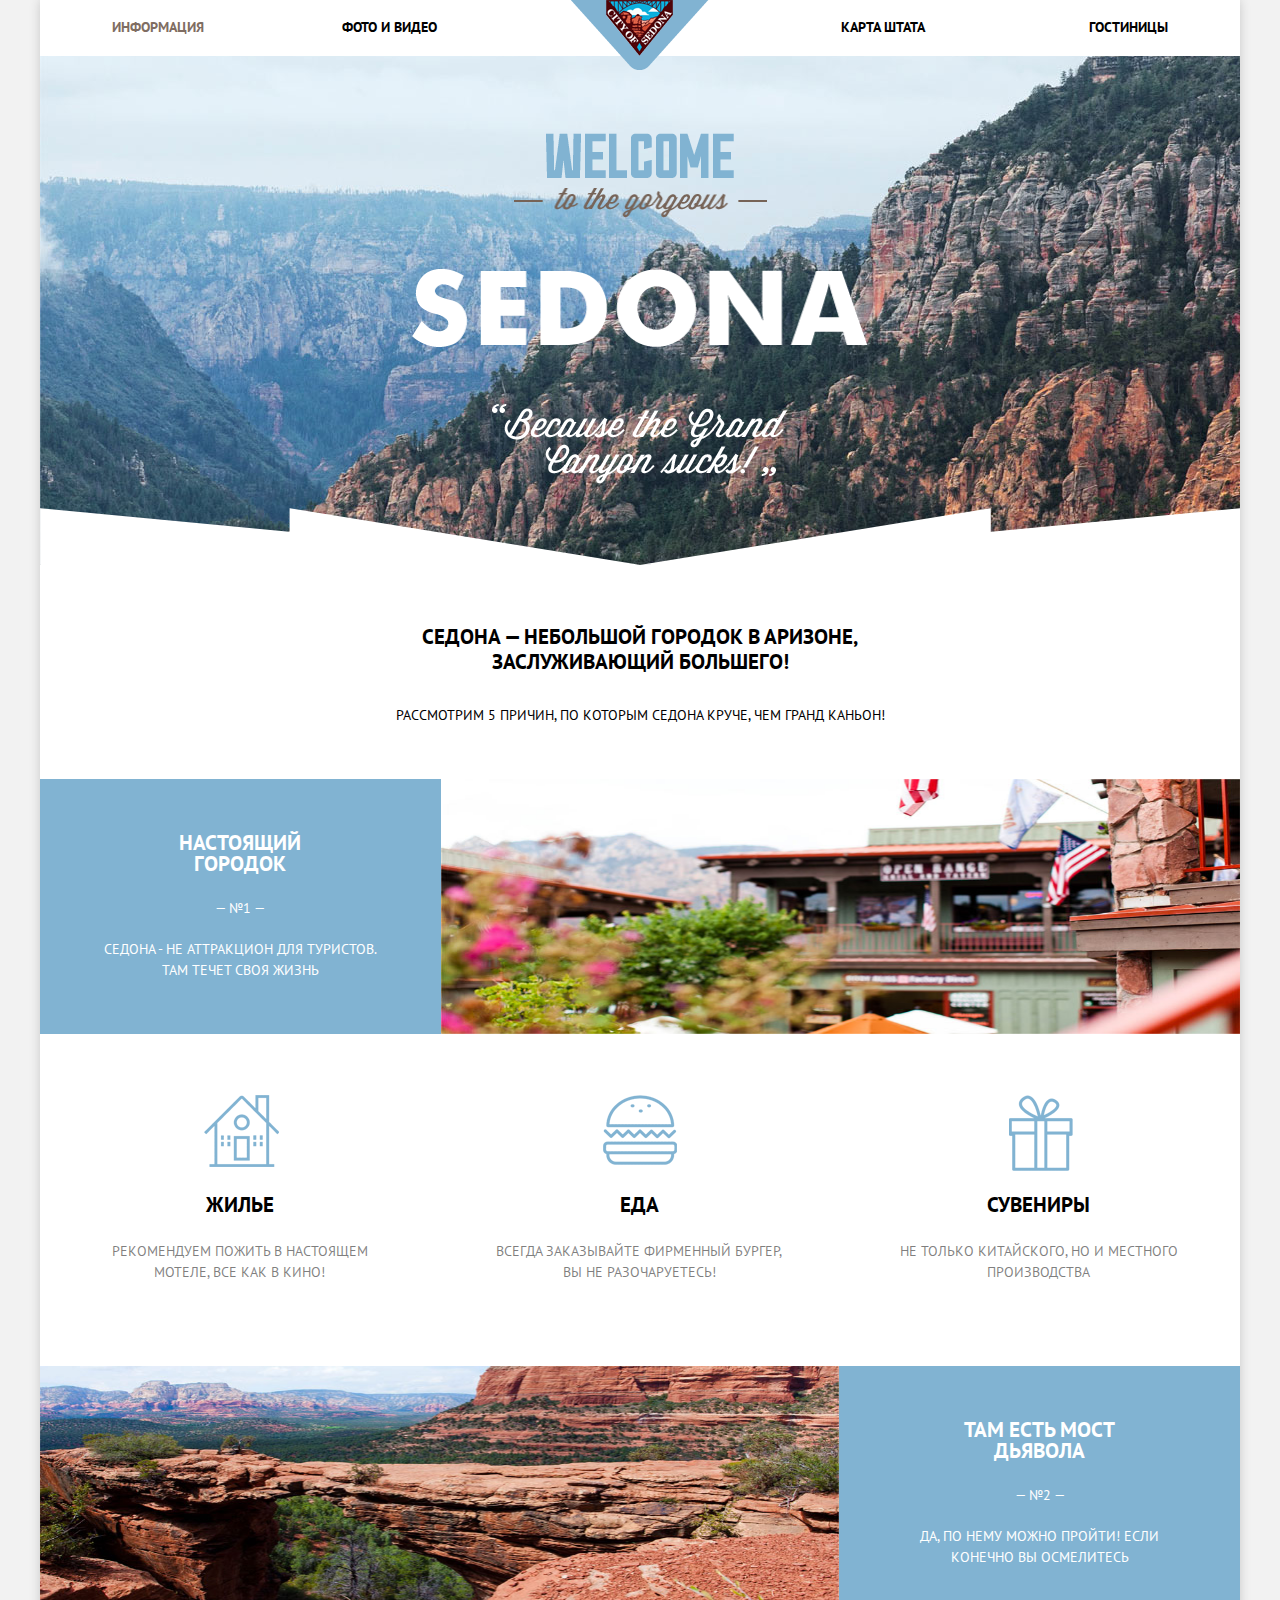
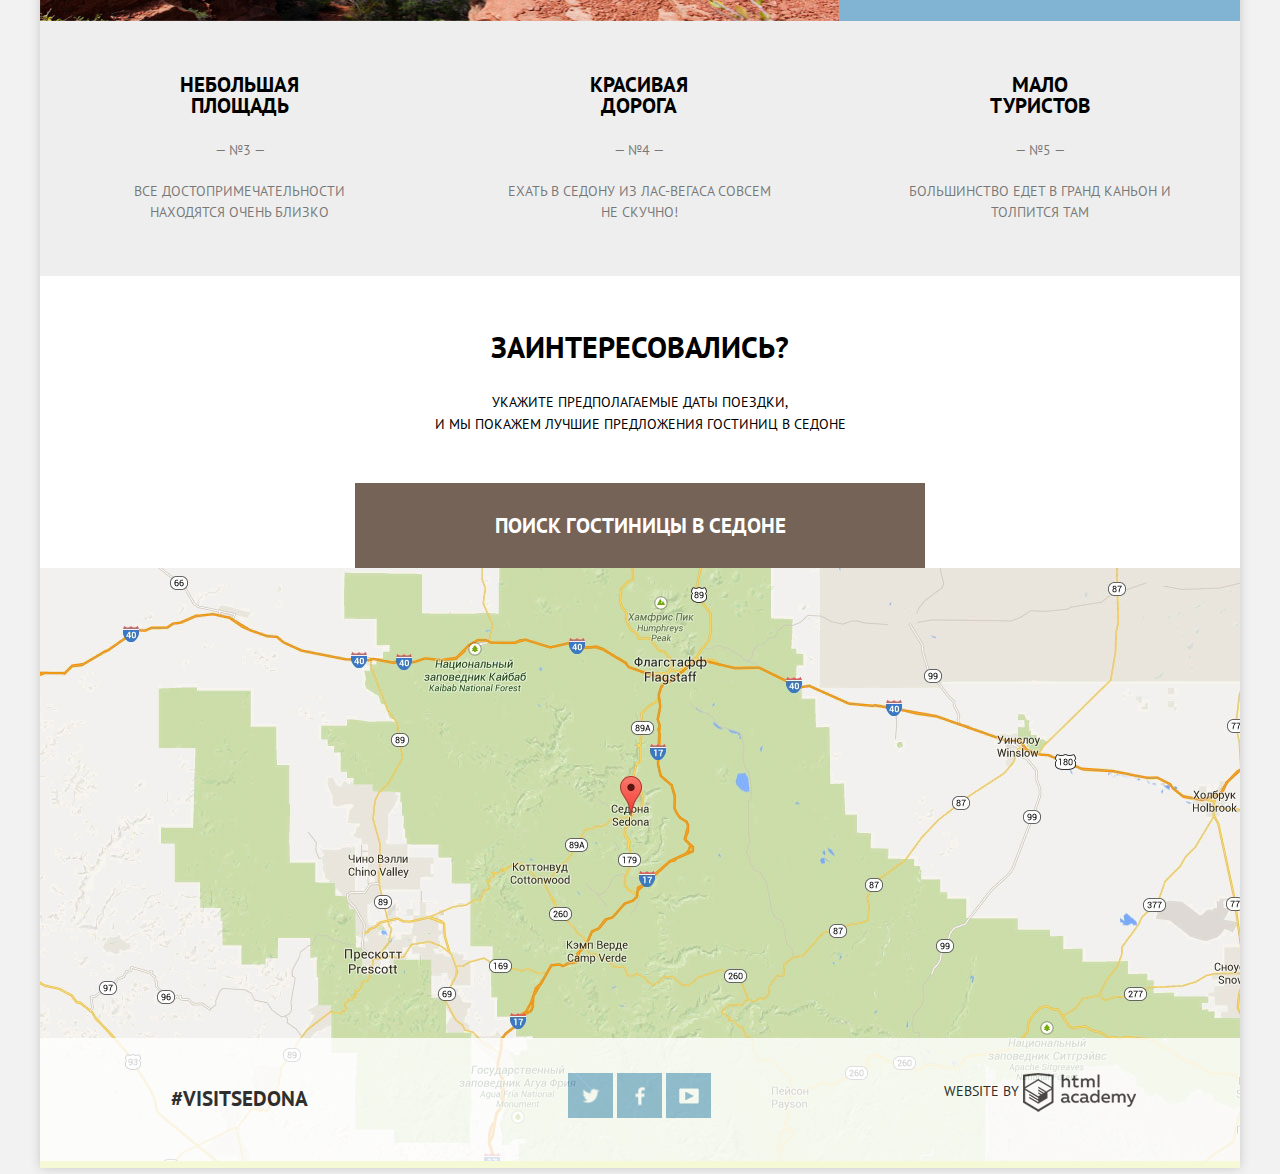
<file: index.html>
<!doctype html>
<html lang="ru">
  <head>
    <meta charset="utf-8">
    <link rel="stylesheet" href="css/normalize.css">
    <link rel="stylesheet" href="css/style-min.css">
    <link href="https://fonts.googleapis.com/css?family=PT+Sans:400,700&subset=cyrillic" rel="stylesheet"> 
    <title>Welcome to Sedona</title>
  </head>
  <body>
    <div class="shadow">
      <header class="main-header clearfix">
        <div class="container">
          <nav class="main-nav clearfix">
            <ul class="clearfix">
              <li>
                <a class="nav-first active">Информация</a>
              </li>
              <li>
                <a class="nav-second" href="#">Фото и видео</a>
              </li>
              <li>
                <a class="index-logo" href="index.html">
                  <img class="index-logo" src="img/for-all/header-logo.png" alt="логотип" width="138" height="70">
                </a>
              </li>
              <li>
                <a class="nav-fourth" href="#">Карта штата</a>
              </li>
              <li>
                <a class="nav-fifth" href="catalog.html">Гостиницы</a>
              </li>
            </ul>
          </nav>
        </div>
      </header>
      <main class="container">
        <div class="welcome-image">
          <img class="welcome" src="img/index/Welcome.png" width="188" height="45" alt="">
          <img class="georgeous" src="img/index/to-the-gorgeous.png" width="253" height="30" alt="">
          <img class="sedona" src="img/index/Sedona.png" width="456" height="78" alt="">
          <img class="canyon" src="img/index/canyon-sucks.png" width="296" height="80" alt="">
          <img class="mask" src="img/index/mask.png" width="1200" height="57" alt="">
        </div>
        <section class="index-row1">
          <h3>Седона &mdash; небольшой городок в Аризоне, заслуживающий большего!</h3>
          <p>Рассмотрим 5 причин, по которым Седона круче, чем Гранд Каньон!</p>
        </section>

        <section class="clearfix advantages-section1">
          <div class="advantages advantages-1">
            <h3>Настоящий городок</h3>
            <span>&mdash; №1 &mdash;</span>
            <p>Седона - не аттракцион для туристов. Там течет
            своя жизнь</p>
          </div>
          <img class="index-image1" src="img/index/town-view.jpg" width="800" height="255" alt="">
        </section>

        <section class="clearfix stuff-section">
          <div class="stuff">
            <h3 class="house">Жилье</h3>
            <p>Рекомендуем пожить в настоящем мотеле,
            все как в кино!</p>
          </div>

          <div class="stuff">
            <h3 class="food">Еда</h3>
            <p>Всегда заказывайте фирменный бургер,
            вы не разочаруетесь!</p>
          </div>

          <div class="stuff">
            <h3 class="souvenirs">Сувениры</h3>
            <p>Не только китайского,
            но и местного производства</p>
          </div>
        </section>
        
        <section class="clearfix advantages-section1">
          <img class="index-image2" src="img/index/devil-bridge.jpg" width="800" height="255" alt="">
          <div class="advantages advantages-1">
            <h3>Там есть мост дьявола</h3>
            <span>&mdash; №2 &mdash;</span>
            <p>Да, по нему можно пройти! Если конечно
            вы осмелитесь</p>
          </div>
        </section>

        <section class="clearfix advantages-section2">
          <div class="advantages advantages-2">
            <h3>Небольшая площадь</h3>            
            <span>&mdash; №3 &mdash;</span>
            <p>Все достопримечательности находятся
            очень близко</p>
          </div>

          <div class="advantages advantages-2">
            <h3>Красивая дорога</h3>              
            <span>&mdash; №4 &mdash;</span>
            <p>Ехать в Седону из Лас-Вегаса
            совсем не скучно!</p>
          </div>

          <div class="advantages advantages-2">
              <h3>Мало туристов</h3>             
              <span>&mdash; №5 &mdash;</span>
              <p>Большинство едет в Гранд Каньон
              и толпится там</p>
          </div>
        </section>
        <div class="search-header">
          <h2>Заинтересовались?</h2>
          <p> Укажите предполагаемые даты поездки,</p> <p>и мы покажем лучшие предложения гостиниц в Седоне</p>
        </div>
        <div class="map">
          <div class="searching-form">
            <a class="btn brown-btn search-btn" href="#">Поиск гостиницы в Седоне</a>
            <form class="index-form form-disappear" action="#">
              <div class="full-width-input">
                <label for="first-day">Дата заезда:</label>
                <input id="first-day" type="text" placeholder="24 апреля 2016">
                <label class="calendar" id="calendar-first-day"></label>
              </div>
              <div class="full-width-input">
                <label for="last-day">Дата выезда:</label>
                <input id="last-day" type="text" placeholder="4 июля 2016">
                <label class="calendar" id="calendar-last-day"></label>
              </div>
              <div class="half-width-input">
                <label class="label-adults" for="adults">Взрослые:</label>
                <div class="form-calc"><div class="minus"></div></div>
                <input id="adults" type="text" placeholder="2">
                <div class="form-calc"><div class="plus"></div></div>
              </div>
              <div class="half-width-input">
                <label class="label-children" for="children">Дети:</label>
                <div class="form-calc"><div class="minus"></div></div>
                <input id="children" type="text" placeholder="0">
                <div class="form-calc"><div class="plus"></div></div>
              </div>
              <input class="btn blue-btn index-submit" type="submit" value="Найти">
            </form>
          </div>
          <iframe src="https://www.google.com/maps/embed?pb=!1m18!1m12!1m3!1d11010.679395195686!2d-111.77294764164208!3d34.86892520473586!2m3!1f0!2f0!3f0!3m2!1i1024!2i768!4f13.1!3m3!1m2!1s0x872da132f942b00d%3A0x5548c523fa6c8efd!2z0KHQtdC00L7QvdCwLCDQkNGA0LjQt9C-0L3QsCA4NjMzNiwg0KHQqNCQ!5e0!3m2!1sru!2sru!4v1470993891317" width="1200" height="600" style="border:0" allowfullscreen></iframe>   
        </div>     
      </main>

      <footer class="container index-footer clearfix">
        <div class="footer-hashtag">#Visitsedona</div> 
        <div class="footer-social">
          <a class="social-btn blue-btn twitter" href="#"></a>
          <a class="social-btn blue-btn facebook" href="#"></a>
          <a class="social-btn blue-btn youtube" href="#"></a>
        </div>

        <div class="footer-website-by">
          <span>Website by</span>
          <a class="html-logo" href="https://htmlacademy.ru">
          </a>
        </div>
      </footer>
    </div>
    <script type="text/javascript" src="js/script-min.js"></script>
  </body>
</html>
</file>
<file: css/style-min.css>
*{margin:0;border:0;padding:0}body{position:relative;font-family:"PT Sans","Arial",sans-serif;font-size:14px;line-height:21px;text-transform:uppercase;background-color:#f2f2f2;color:#000}.container,.shadow{margin:0 auto;box-sizing:border-box;min-width:768px;max-width:1200px}.shadow{box-shadow:0 0 10px 0 #c8c8c8}section{width:100%}ol,ul{list-style:none}.container{background-color:#fff}.clearfix:after{content:"";display:table;clear:both}h2{font-size:30px}a,h2,h3{font-weight:700}h3{font-size:21px}a{text-decoration:none;color:#000}a:hover{color:#81b3d2}a:active{color:#b2b2b2}.active{color:#7f6d62}.active:hover{color:#604e43}.active:active{color:#d8d3d0}.btn,.btn:hover{display:block;text-align:center;color:#fff}.blue-btn{background-color:#81b3d2}.blue-btn:hover{background-color:#669ec0}.blue-btn:active{background-color:#5496bd;color:#88b6d1}.brown-btn{background-color:#766357}.brown-btn:hover{background-color:#604e43}.brown-btn:active{background-color:#503e33;color:#766860}@font-face{font-weight:400;font-style:normal;font-family:"symbols-sedona";src:url(../fonts/symbols-sedona.woff) format("woff"),url(../fonts/symbols-sedona.woff2) format("woff2")}[class*=" icon-"]::before,[class^=icon-]::before{display:inline-block;width:1em;margin-right:.2em;margin-left:.2em;font-weight:400;line-height:1em;font-family:"symbols-sedona";text-align:center;text-transform:none;text-decoration:inherit;font-style:normal;font-variant:normal;speak:none}.icon-facebook::before{content:"\66"}.icon-twitter::before{content:"\74"}.icon-up-dir::before{content:"\25b2"}.icon-down-dir::before{content:"\25bc"}.icon-star::before{content:"\2605"}.icon-check-off::before{content:"\2610"}.icon-check-on::before{content:"\2611"}.icon-calendar::before{content:"\e800"}.icon-plus::before{content:"\e801"}.icon-minus::before{content:"\e802"}.icon-youtube::before{content:"\f39e"}.main-header{margin-top:0;height:56px}.main-nav,footer{background-color:#fff}.main-nav ul{padding-left:6%;padding-right:6%}.main-nav li{float:left;width:20%;padding:0}.main-nav a{display:block;font-weight:700;line-height:26px}.nav-first{margin:14px 0;text-align:left}.nav-fourth,.nav-second{margin:14px auto;width:82%;text-align:left}.nav-fourth{width:70%;text-align:right}.nav-fifth{margin:14px 0;text-align:right}.advantages p,a.index-logo{margin-left:auto;margin-right:auto}a.index-logo{margin-top:0;width:138px}.main-nav img{width:138px;height:70px}footer{height:120px;text-align:center}.index-footer{position:absolute;bottom:0;z-index:5;width:100%;height:inherit;background-color:#fff;opacity:.8}.footer-hashtag,.footer-social{float:left;margin-bottom:50px;width:33.333%;height:auto}.footer-hashtag{font-size:21px;font-weight:700;margin-top:50px}.footer-social{margin-top:35px}.social-btn{position:relative;display:inline-block;vertical-align:top;width:45px;height:45px;background-color:#81b3d2}.facebook::before,.facebook:active::before,.twitter::before,.twitter:active::before,.youtube::before,.youtube:active::before{content:"";position:absolute;top:50%;left:50%;-webkit-transform:translate(-50%,-50%);transform:translate(-50%,-50%);width:17px;height:15px;background-image:url(../img/for-all/spritesheet.png);background-repeat:no-repeat;background-position:-349px -136px}.facebook::before,.facebook:active::before,.twitter:active::before,.youtube::before,.youtube:active::before{background-position:-406px -136px}.facebook::before,.facebook:active::before,.youtube::before,.youtube:active::before{width:10px;height:19px;background-position:-20px -82px}.facebook:active::before,.youtube::before,.youtube:active::before{width:17px;height:15px;background-position:-70px -82px}.youtube::before,.youtube:active::before{width:20px;height:16px;background-position:-349px -191px}.youtube:active::before{background-position:-409px -191px}.footer-website-by{float:left;margin-top:35px;margin-bottom:50px;font-size:14px;width:33.333%;height:auto}.footer-website-by img{vertical-align:middle}.html-logo,.html-logo:active,.html-logo:hover{display:inline-block;vertical-align:middle;background-image:url(../img/for-all/spritesheet.png);width:113px;height:39px;background-position:-20px -192px}.html-logo:active,.html-logo:hover{background-position:-20px -273px}.html-logo:active{background-position:-173px -194px}.welcome-image{min-width:768px;max-width:1200px;height:508px;background-color:#32424c;background:url(../img/index/head-image.jpg) 0 -56px no-repeat;margin-bottom:59px;border-top:1px solid transparent}.welcome-image img{display:block}.welcome{margin:76px auto 10px;width:188px;height:45px}.canyon,.georgeous,.sedona{margin-left:auto;margin-right:auto;margin-bottom:51px;width:253px;height:30px}.canyon,.sedona{margin-bottom:57px;width:456px;height:78px}.canyon{margin-bottom:24px;width:296px;height:80px}.mask{width:100%;height:57px}.index-row1{margin-bottom:50px;margin-left:auto;margin-right:auto;width:500px;height:105px;text-align:center}.index-row1 h3{margin-bottom:31px;width:500px;line-height:25px}.index-image1{float:right;width:66.6%;min-height:255px}.advantages,.index-image2{float:left;min-height:255px}.index-image2{background:url(../img/index/devil-bridge.jpg) 0 -76px no-repeat;width:66.6%}.advantages{width:33.4%}.advantages h3,.advantages span{margin:53px auto 0;width:151px;text-align:center}.advantages span{display:block;margin:24px auto 20px;width:65px}.advantages-section1{min-height:255px;background-color:#81b3d2}.advantages-section2{min-height:255px;background-color:#eee}.stuff-section{min-height:332px}.advantages p{width:70%;text-align:center}.advantages-1{background-color:#81b3d2;color:#fff}.advantages-1:last-child{float:right}.advantages-2{float:left;width:33.3%;background-color:#eee}.advantages-2:last-child{width:33.4%;float:right}.advantages-2 p,.advantages-2 span,.stuff p{color:rgba(0,0,0,.5)}.stuff{position:relative;float:left;box-sizing:border-box;width:33.3%;height:inherit;text-align:center;background-color:#fff}.stuff h3{margin:160px auto 26px;width:70%}.stuff p{margin:0 auto;width:75%}.food::before,.house::before,.souvenirs::before{content:"";position:absolute;top:61px;left:50%;margin-left:-36px;width:75px;height:72px;background-image:url(../img/for-all/spritesheet.png);background-position:-234px -82px}.food::before,.souvenirs::before{background-position:-120px -82px}.souvenirs::before{left:52%;margin-left:-38px;width:64px;height:76px;background-position:-349px -20px}.search-header{width:100%;height:232px}.search-header h2{margin-top:60px;margin-bottom:34px;text-align:center}.search-header p{width:450px;margin-left:auto;margin-right:auto;line-height:22px;text-align:center}.search-btn{margin:0 auto;padding:30px 130px;display:block;width:310px;height:25px;line-height:26px;font-size:21px;background-color:#766357;color:#fff}.search{position:relative;z-index:1;width:100%;height:590px}.searching-form{position:absolute;top:-85px;left:50%;-webkit-transform:translate(-50%,0%);transform:translate(-50%,0%);width:570px;height:480px}.index-form{display:none;padding:54px;background-color:#fff;z-index:5;font-size:0;box-shadow:0 5px 22px 1px #b5b9bc}.searching-form input[type=text]{background-color:#f2f2f2;outline:none;font-size:14px}.searching-form label{display:inline-block;vertical-align:middle;width:auto;font-size:14px;font-weight:700}.full-width-input:first-child{position:relative;margin-left:4px;margin-top:3px}.full-width-input label{margin-right:13px}.full-width-input:nth-child(2){position:relative;margin-top:29px;margin-left:2px;margin-bottom:33px}.full-width-input input{width:295px;height:37px;padding-right:35px;padding-left:14px;margin-left:10px;font-weight:700;text-transform:uppercase}.half-width-input{display:inline-block;width:auto;margin:0;font-weight:700;text-align:center;text-transform:uppercase}.half-width-input input{display:inline-block;vertical-align:middle;width:39px;height:35px;text-align:center;background-color:#f2f2f2}.label-adults{margin-right:45px}.label-children{margin-left:52px;margin-right:30px}.form-calc{position:relative;box-sizing:border-box;display:inline-block;vertical-align:middle;width:35px;height:35px;background-color:#f2f2f2;border:2px solid transparent}.minus,.minus:hover{background-image:url(../img/for-all/spritesheet.png)}.minus{position:absolute;top:50%;left:50%;width:12px;height:3px;-webkit-transform:translate(-50%,-50%);transform:translate(-50%,-50%);background-position:-173px -273px}.minus:hover{background-position:-277px -273px}.minus:active{background-position:-225px -273px}.minus:active,.plus,.plus:active,.plus:hover{background-image:url(../img/for-all/spritesheet.png)}.plus{position:absolute;top:50%;left:50%;width:11px;height:11px;-webkit-transform:translate(-50%,-50%);transform:translate(-50%,-50%);background-position:-173px -316px}.plus:active,.plus:hover{background-position:-275px -316px}.plus:active{background-position:-224px -316px}.index-submit{display:block;background-color:#81b3d2;color:#fff;font-weight:700;font-size:21px;text-transform:uppercase;width:455px;height:57px;border-style:none;margin-left:auto;margin-right:auto;margin-top:56px}.calendar:active,.calendar:hover,label.calendar{display:inline-block;width:21px;height:22px;background-image:url(../img/for-all/spritesheet.png)}label.calendar{position:absolute;top:7px;right:-2px;background-position:-20px -20px}.calendar:active,.calendar:hover{background-position:-142px -20px}.calendar:active{background-position:-81px -20px}.map{position:relative;width:100%;background-image:url(../img/index/map.jpg);background-repeat:no-repeat;background-color:#d1e231}.map,iframe{height:600px}.hotel-filter{margin-bottom:33px;width:100%;min-height:170px;padding:26px 0 20px;background-color:#263940;background-image:url(../img/catalog/filter-background.jpg);background-position:0 35%;color:#fff}.hotel-filter span{font-weight:700;font-size:16px}.catalog-form,iframe{width:100%}.features-check{width:20%;float:left;margin-left:46px}.features-check:last-of-type{margin-left:86px}input[type=checkbox]{display:none}.features-check label{display:block;margin:25px 0;padding-left:35px;position:relative;cursor:pointer}input[type=checkbox]+label::before{content:"";position:absolute;top:0;left:0;width:22px;height:22px;background-image:url(../img/for-all/spritesheet.png);background-position:-203px -20px}input[type=checkbox]:checked+label::before{content:"";display:block;width:26px;height:22px;background-image:url(../img/for-all/spritesheet.png);background-position:-265px -20px}.check-blocked,.check-blocked::before{opacity:.5}input[type=checkbox]:checked+label.check-blocked::before{content:"";position:absolute;top:0;left:0;width:22px;height:22px;background-image:url(../img/for-all/spritesheet.png);background-position:-203px -20px}.filter-range{width:26.5%;float:right;margin-right:5%;color:#fff;text-transform:uppercase}.filter-range-title{margin-bottom:9px;font-weight:600;font-size:16px;line-height:21px}.price-controls{position:relative;height:36px;margin-bottom:20px;border:2px solid #fff;border-radius:2px;font-size:0}.price-controls label{font-size:14px;line-height:38px;vertical-align:top;cursor:pointer}.price-controls .min-price{float:left;min-width:65px;max-width:90px;padding-left:20%}.price-controls .max-price{min-width:65px;max-width:90px;float:right;width:auto;padding-right:7%}.price-controls input{width:50px;margin:0;color:inherit;font:inherit;background:0 0;border:none;outline:none}.price-controls::after{content:"";position:absolute;top:50%;left:50%;width:2px;height:22px;background:#fff;-webkit-transform:translate(-50%,-50%);transform:translate(-50%,-50%)}.range-controls{position:relative;margin-bottom:32px}.range-controls .scale{height:2px;background:rgba(255,255,255,.3)}.range-controls .bar{width:80%;height:2px;background:#fff}.range-toggle{position:absolute;top:-9px;width:4px;height:4px;background:#ababab;border:8px solid #fff;border-radius:50%;box-shadow:0 2px 1px 0 rgba(0,1,1,.2);cursor:pointer}.range-toggle:hover{background:#1c4f80}.range-toggle-min{left:0}.range-toggle-max{left:80%}.btn-transparent{display:block;margin:0 auto;padding:6px 35px;font-size:14px;line-height:20px;color:#fff;text-transform:uppercase;background:0 0;border:2px solid #fff;border-radius:2px;outline:none;cursor:pointer}.btn-transparent:hover{color:#000;background:#fff}label{vertical-align:top}.catalog-header{margin-bottom:2px;padding-left:6%;padding-right:6%;width:88%;height:53px;text-align:center;border-bottom:1px solid #e5e5e5}.number-of{float:left;box-sizing:border-box;width:135px}.number-of h3{float:left;vertical-align:baseline}.number-of span{font-size:21px;font-weight:700}.selection{float:left;margin-left:45px;width:390x}.selection a,.selection span{margin-right:35px;font-size:12px}.selection a{margin-right:30px;border-bottom:1px dashed #81b3d2;color:#ccc}a.select-active{color:#81b3d2;border:none}.arrows{float:right;width:40px;height:20px}.arrows span{font-size:12px;color:#ccc}.arrows span:hover{color:#000}.arrows span:active,.stars span,span.active-arrow{color:#81b3d2}.catalog-body{width:100%}.catalog-item{padding:30px 6%;width:88%;height:90px;border-bottom:1px solid #e5e5e5}.catalog-item img{float:left;width:130px;height:90px}.catalog-item-info{float:left;margin-left:34px;width:auto}.catalog-item-info a{margin-bottom:-9px;display:block}.price-field,.type{float:left;margin-top:15px;margin-bottom:15px}.price-field{margin-left:35px}.book-btn,.info-btn{float:left;padding-top:3px;width:110px;height:22px}.book-btn{float:right;margin-left:7px;width:145px;height:23px}.stars{min-width:15px;height:30px;text-align:right}.stars span{font-size:16px}.rating{float:right}.rating-score{margin-top:41px;padding:2px 10px 5px;width:90px;height:20px;background-color:#f2f2f2;color:#666}.rating span{vertical-align:middle}@-webkit-keyframes appear{0%{-webkit-transform:translateY(500px);transform:translateY(500px)}to{-webkit-transform:translateY(0);transform:translateY(0)}}@keyframes appear{0%{-webkit-transform:translateY(500px);transform:translateY(500px)}to{-webkit-transform:translateY(0);transform:translateY(0)}}@-webkit-keyframes disappear{to{-webkit-transform:translateY(500px);transform:translateY(500px);display:none}}@keyframes disappear{to{-webkit-transform:translateY(500px);transform:translateY(500px);display:none}}.form-appear{display:block;-webkit-animation-name:appear;animation-name:appear;-webkit-animation-duration:500ms;animation-duration:500ms;-webkit-animation-timing-function:linear;animation-timing-function:linear}
</file>
